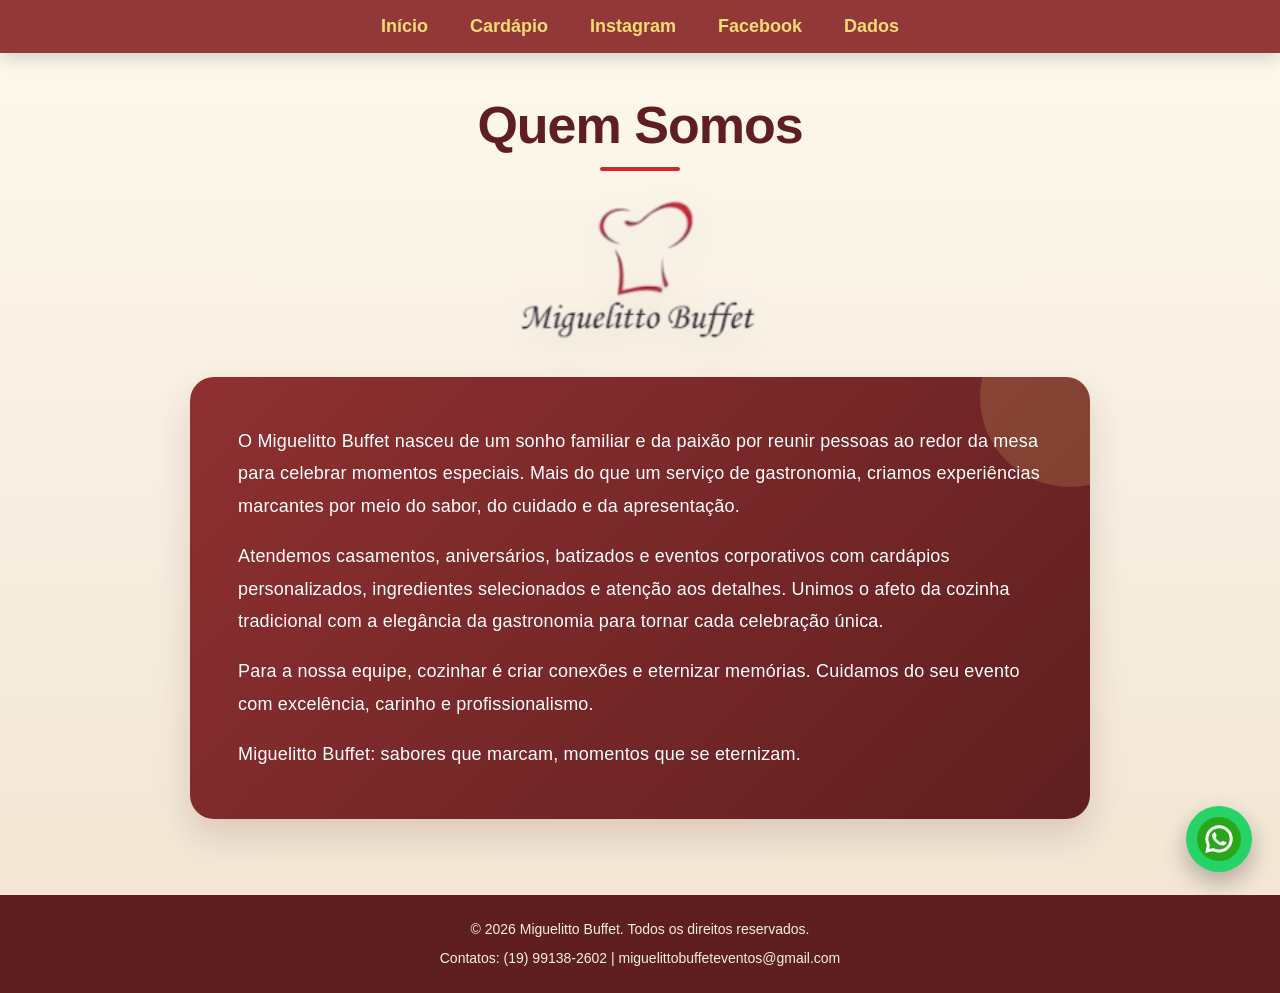
<file: siteBuffet/index.html>
<!DOCTYPE html>
<html lang="pt-BR">

<head>
    <meta charset="UTF-8">
    <link rel="stylesheet" href="style.css">
    <meta name="viewport" content="width=device-width, initial-scale=1.0">
    <title>Miguelitto Buffet | Eventos com sabor e elegância</title>
</head>

<body>
    <header>
        <ul class="menu">
            <li><a href="index.html">Início</a></li>
            <li><a href="cardapio.html">Cardápio</a></li>
            <li><a href="https://www.instagram.com/miguelittobuffet/" target="_blank" rel="noopener">Instagram</a></li>
            <li><a href="https://www.facebook.com/Miguelitobuffet/" target="_blank" rel="noopener">Facebook</a></li>
            <li><a href="https://www.econodata.com.br/consulta-empresa/17416696000134-sonia-maria-de-castro-ferreira" target="_blank" rel="noopener">Dados</a></li>
        </ul>
    </header>

    <main>
        <h2>Quem Somos</h2>
        <img src="logo/logo.png" alt="Logo Miguellito">
        <div class="conteudo">
            <p>
                O Miguelitto Buffet nasceu de um sonho familiar e da paixão por reunir pessoas ao redor da mesa para
                celebrar momentos especiais. Mais do que um serviço de gastronomia, criamos experiências marcantes por meio
                do sabor, do cuidado e da apresentação.
            </p>
            <p>
                Atendemos casamentos, aniversários, batizados e eventos corporativos com cardápios personalizados,
                ingredientes selecionados e atenção aos detalhes. Unimos o afeto da cozinha tradicional com a elegância
                da gastronomia para tornar cada celebração única.
            </p>
            <p>
                Para a nossa equipe, cozinhar é criar conexões e eternizar memórias. Cuidamos do seu evento com excelência,
                carinho e profissionalismo.
            </p>
            <p>
                Miguelitto Buffet: sabores que marcam, momentos que se eternizam.
            </p>
        </div>
    </main>

    <a class="botaoFlutuante" href="https://wa.me/5519991382602" target="_blank" rel="noopener" aria-label="Fale conosco pelo WhatsApp"><img src="logo/whatsapp.png" alt="WhatsApp"></a>
    
    <footer>
        <div class="footer-content">
            <p>© 2026 Miguelitto Buffet. Todos os direitos reservados.</p>
            <p>Contatos: (19) 99138-2602 | miguelittobuffeteventos@gmail.com</p>
        </div>
    </footer>
</body>

</html>
</file>
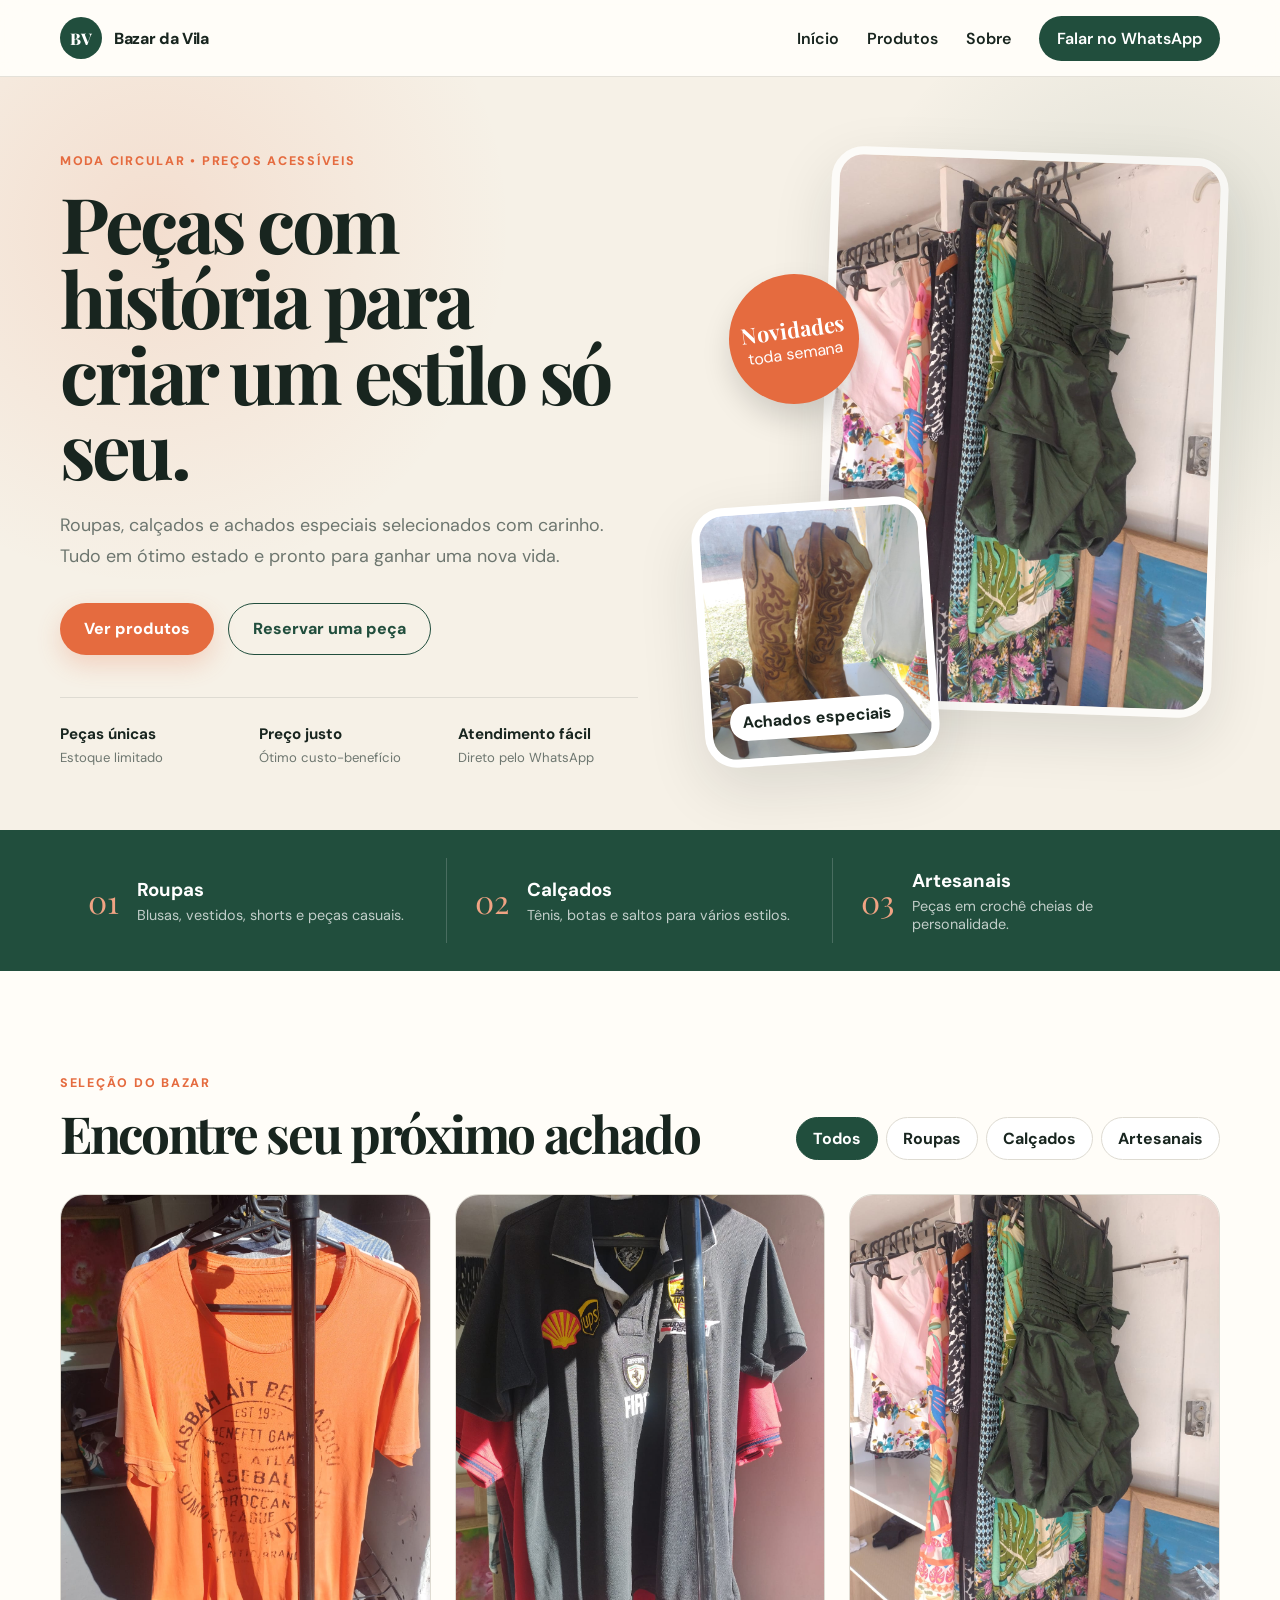
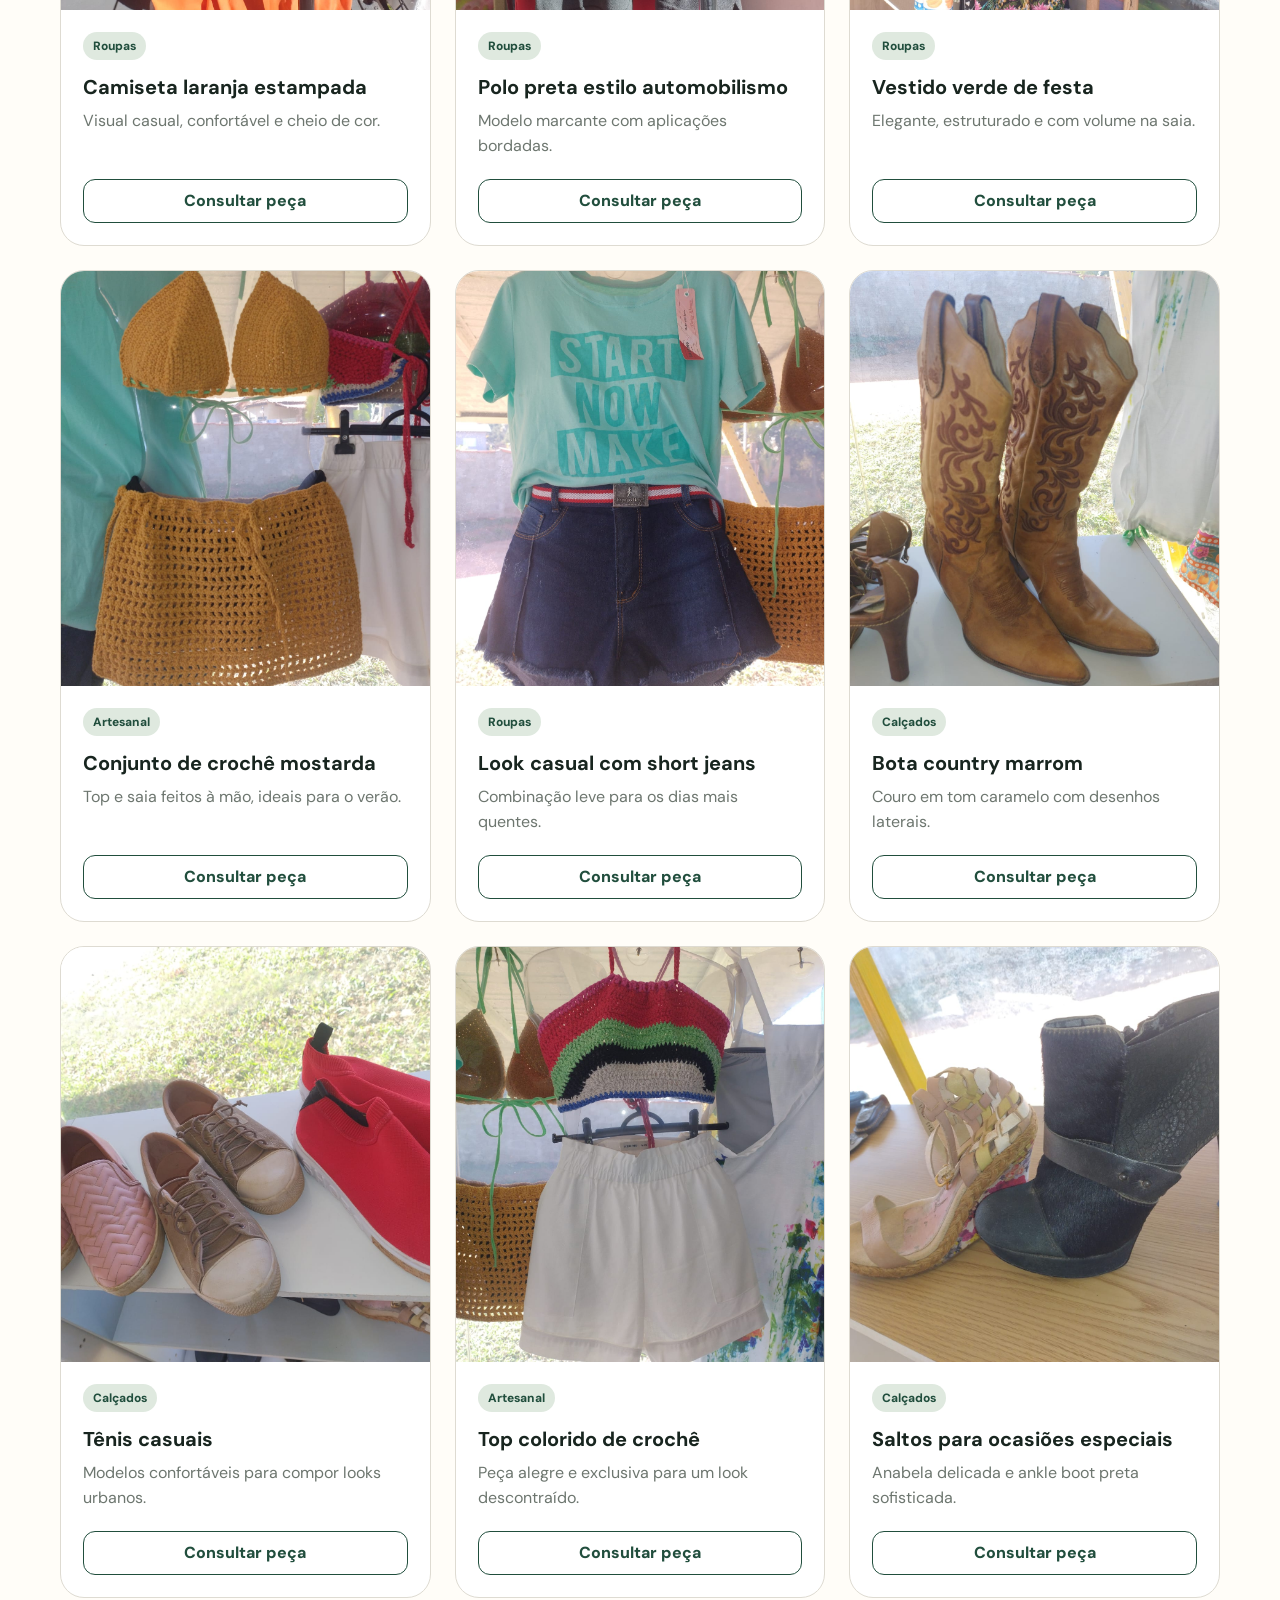
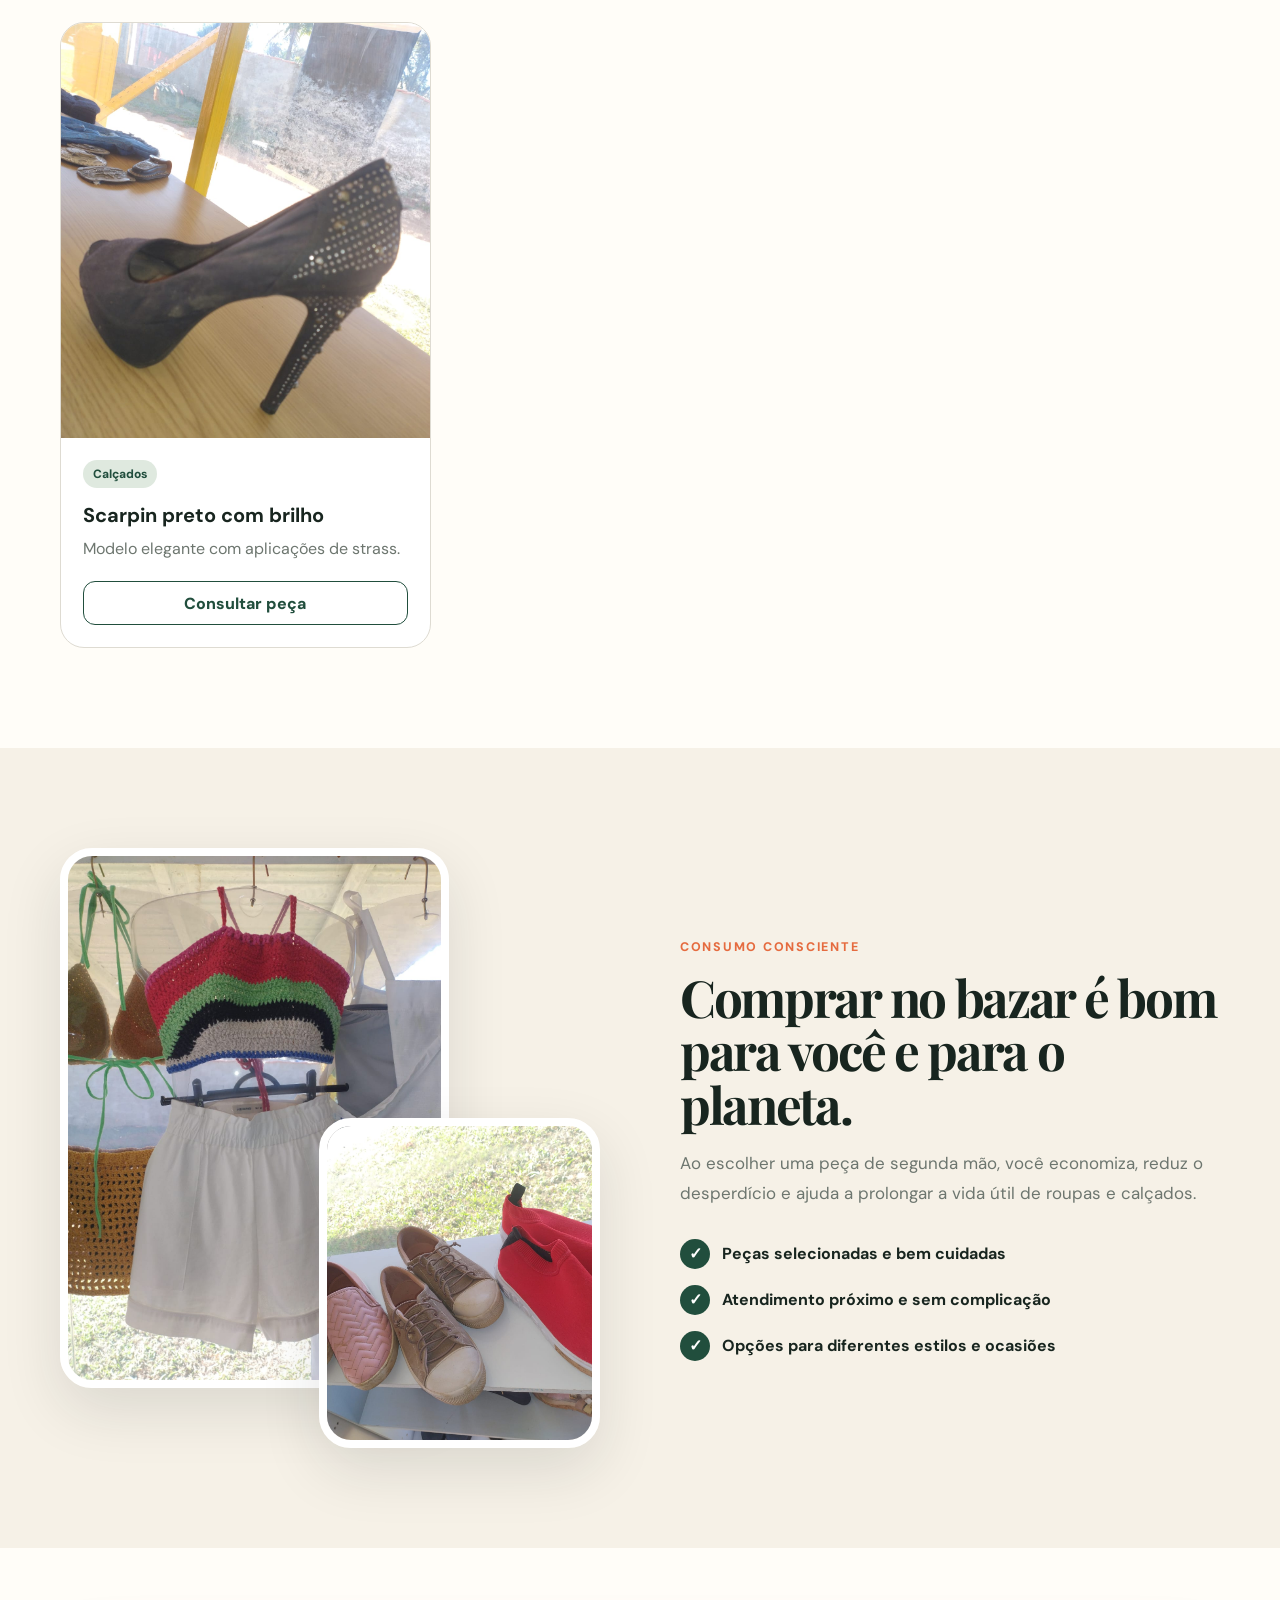
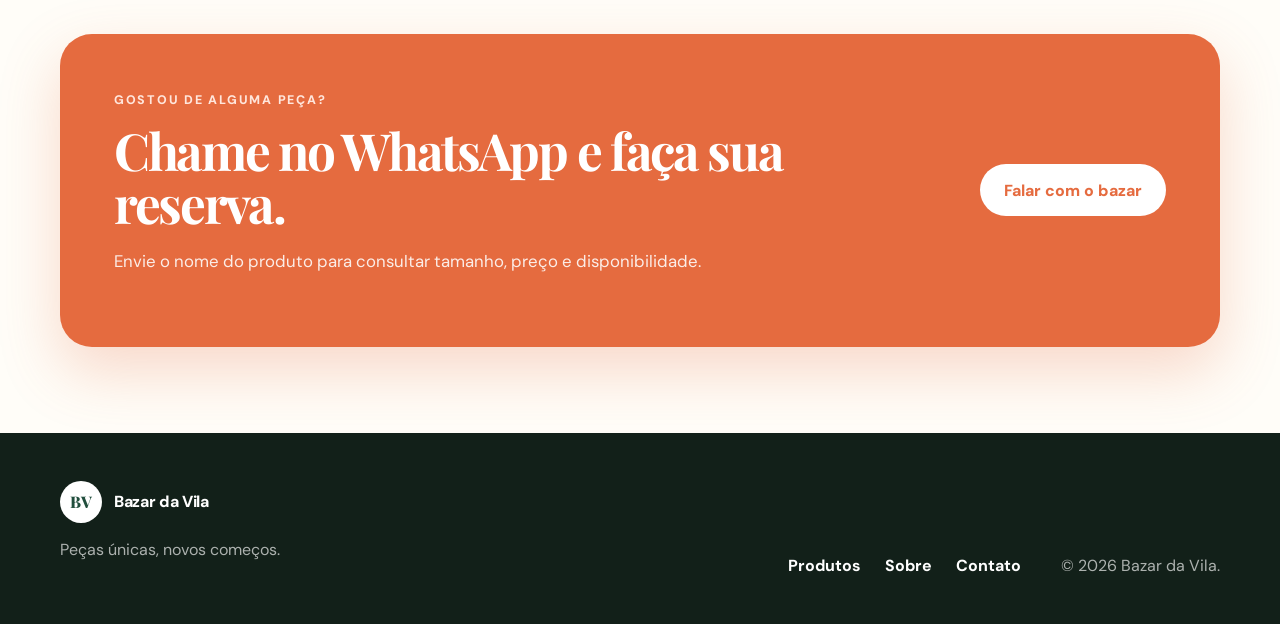
<file: proj_bazar/bazar_site/index.html>
<!DOCTYPE html>
<html lang="pt-BR">
<head>
  <meta charset="UTF-8">
  <meta name="viewport" content="width=device-width, initial-scale=1.0">
  <meta name="description" content="Bazar com roupas, calçados e peças únicas por preços especiais.">
  <title>Bazar da Vila | Peças únicas, novos achados</title>
  <link rel="preconnect" href="https://fonts.googleapis.com">
  <link rel="preconnect" href="https://fonts.gstatic.com" crossorigin>
  <link href="https://fonts.googleapis.com/css2?family=DM+Sans:wght@400;500;600;700&family=Playfair+Display:wght@700;800&display=swap" rel="stylesheet">
  <link rel="stylesheet" href="style.css">
</head>
<body>
  <header class="site-header">
    <div class="container nav">
      <a href="#inicio" class="logo" aria-label="Bazar da Vila">
        <span class="logo-mark">BV</span>
        <span>Bazar da Vila</span>
      </a>

      <button class="menu-button" aria-label="Abrir menu" aria-expanded="false">
        <span></span><span></span><span></span>
      </button>

      <nav class="nav-links">
        <a href="#inicio">Início</a>
        <a href="#produtos">Produtos</a>
        <a href="#sobre">Sobre</a>
        <a href="#contato" class="nav-cta">Falar no WhatsApp</a>
      </nav>
    </div>
  </header>

  <main>
    <section class="hero" id="inicio">
      <div class="container hero-grid">
        <div class="hero-copy">
          <span class="eyebrow">Moda circular • preços acessíveis</span>
          <h1>Peças com história para criar um estilo só seu.</h1>
          <p>Roupas, calçados e achados especiais selecionados com carinho. Tudo em ótimo estado e pronto para ganhar uma nova vida.</p>
          <div class="hero-actions">
            <a href="#produtos" class="button button-primary">Ver produtos</a>
            <a href="#contato" class="button button-secondary">Reservar uma peça</a>
          </div>
          <div class="hero-stats">
            <div><strong>Peças únicas</strong><span>Estoque limitado</span></div>
            <div><strong>Preço justo</strong><span>Ótimo custo-benefício</span></div>
            <div><strong>Atendimento fácil</strong><span>Direto pelo WhatsApp</span></div>
          </div>
        </div>

        <div class="hero-visual">
          <div class="hero-card hero-card-main">
            <img src="assets/produto-03.jpeg" alt="Vestido verde em exposição">
          </div>
          <div class="hero-card hero-card-small">
            <img src="assets/produto-06.jpeg" alt="Botas de couro">
            <span>Achados especiais</span>
          </div>
          <div class="hero-badge">
            <strong>Novidades</strong>
            <span>toda semana</span>
          </div>
        </div>
      </div>
    </section>

    <section class="categories">
      <div class="container categories-grid">
        <article>
          <span>01</span>
          <div>
            <h3>Roupas</h3>
            <p>Blusas, vestidos, shorts e peças casuais.</p>
          </div>
        </article>
        <article>
          <span>02</span>
          <div>
            <h3>Calçados</h3>
            <p>Tênis, botas e saltos para vários estilos.</p>
          </div>
        </article>
        <article>
          <span>03</span>
          <div>
            <h3>Artesanais</h3>
            <p>Peças em crochê cheias de personalidade.</p>
          </div>
        </article>
      </div>
    </section>

    <section class="products-section" id="produtos">
      <div class="container">
        <div class="section-heading">
          <div>
            <span class="eyebrow">Seleção do bazar</span>
            <h2>Encontre seu próximo achado</h2>
          </div>
          <div class="filters" role="group" aria-label="Filtrar produtos">
            <button class="filter active" data-filter="todos">Todos</button>
            <button class="filter" data-filter="roupas">Roupas</button>
            <button class="filter" data-filter="calcados">Calçados</button>
            <button class="filter" data-filter="artesanais">Artesanais</button>
          </div>
        </div>

        <div class="products-grid">
          <article class="product-card" data-category="roupas">
            <div class="product-image"><img src="assets/produto-01.jpeg" alt="Camiseta laranja estampada"></div>
            <div class="product-info"><span class="tag">Roupas</span><h3>Camiseta laranja estampada</h3><p>Visual casual, confortável e cheio de cor.</p><button class="reserve-button" data-product="Camiseta laranja estampada">Consultar peça</button></div>
          </article>

          <article class="product-card" data-category="roupas">
            <div class="product-image"><img src="assets/produto-02.jpeg" alt="Camisa polo preta com bordados"></div>
            <div class="product-info"><span class="tag">Roupas</span><h3>Polo preta estilo automobilismo</h3><p>Modelo marcante com aplicações bordadas.</p><button class="reserve-button" data-product="Polo preta estilo automobilismo">Consultar peça</button></div>
          </article>

          <article class="product-card" data-category="roupas">
            <div class="product-image"><img src="assets/produto-03.jpeg" alt="Vestido verde de festa"></div>
            <div class="product-info"><span class="tag">Roupas</span><h3>Vestido verde de festa</h3><p>Elegante, estruturado e com volume na saia.</p><button class="reserve-button" data-product="Vestido verde de festa">Consultar peça</button></div>
          </article>

          <article class="product-card" data-category="artesanais">
            <div class="product-image"><img src="assets/produto-04.jpeg" alt="Conjunto de crochê mostarda"></div>
            <div class="product-info"><span class="tag">Artesanal</span><h3>Conjunto de crochê mostarda</h3><p>Top e saia feitos à mão, ideais para o verão.</p><button class="reserve-button" data-product="Conjunto de crochê mostarda">Consultar peça</button></div>
          </article>

          <article class="product-card" data-category="roupas">
            <div class="product-image"><img src="assets/produto-05.jpeg" alt="Camiseta verde água e short jeans"></div>
            <div class="product-info"><span class="tag">Roupas</span><h3>Look casual com short jeans</h3><p>Combinação leve para os dias mais quentes.</p><button class="reserve-button" data-product="Look casual com short jeans">Consultar peça</button></div>
          </article>

          <article class="product-card" data-category="calcados">
            <div class="product-image"><img src="assets/produto-06.jpeg" alt="Bota country marrom"></div>
            <div class="product-info"><span class="tag">Calçados</span><h3>Bota country marrom</h3><p>Couro em tom caramelo com desenhos laterais.</p><button class="reserve-button" data-product="Bota country marrom">Consultar peça</button></div>
          </article>

          <article class="product-card" data-category="calcados">
            <div class="product-image"><img src="assets/produto-07.jpeg" alt="Tênis casuais em diferentes cores"></div>
            <div class="product-info"><span class="tag">Calçados</span><h3>Tênis casuais</h3><p>Modelos confortáveis para compor looks urbanos.</p><button class="reserve-button" data-product="Tênis casuais">Consultar peça</button></div>
          </article>

          <article class="product-card" data-category="artesanais">
            <div class="product-image"><img src="assets/produto-08.jpeg" alt="Top colorido de crochê e short branco"></div>
            <div class="product-info"><span class="tag">Artesanal</span><h3>Top colorido de crochê</h3><p>Peça alegre e exclusiva para um look descontraído.</p><button class="reserve-button" data-product="Top colorido de crochê">Consultar peça</button></div>
          </article>

          <article class="product-card" data-category="calcados">
            <div class="product-image"><img src="assets/produto-09.jpeg" alt="Sandália anabela e ankle boot preta"></div>
            <div class="product-info"><span class="tag">Calçados</span><h3>Saltos para ocasiões especiais</h3><p>Anabela delicada e ankle boot preta sofisticada.</p><button class="reserve-button" data-product="Saltos para ocasiões especiais">Consultar peça</button></div>
          </article>

          <article class="product-card" data-category="calcados">
            <div class="product-image"><img src="assets/produto-10.jpeg" alt="Sapato preto com aplicações brilhantes"></div>
            <div class="product-info"><span class="tag">Calçados</span><h3>Scarpin preto com brilho</h3><p>Modelo elegante com aplicações de strass.</p><button class="reserve-button" data-product="Scarpin preto com brilho">Consultar peça</button></div>
          </article>
        </div>
      </div>
    </section>

    <section class="about-section" id="sobre">
      <div class="container about-grid">
        <div class="about-collage">
          <img src="assets/produto-08.jpeg" alt="Peças de crochê e roupa branca" class="about-img-one">
          <img src="assets/produto-07.jpeg" alt="Tênis em exposição" class="about-img-two">
        </div>
        <div class="about-copy">
          <span class="eyebrow">Consumo consciente</span>
          <h2>Comprar no bazar é bom para você e para o planeta.</h2>
          <p>Ao escolher uma peça de segunda mão, você economiza, reduz o desperdício e ajuda a prolongar a vida útil de roupas e calçados.</p>
          <ul>
            <li><span>✓</span> Peças selecionadas e bem cuidadas</li>
            <li><span>✓</span> Atendimento próximo e sem complicação</li>
            <li><span>✓</span> Opções para diferentes estilos e ocasiões</li>
          </ul>
        </div>
      </div>
    </section>

    <section class="contact-section" id="contato">
      <div class="container contact-card">
        <div>
          <span class="eyebrow light">Gostou de alguma peça?</span>
          <h2>Chame no WhatsApp e faça sua reserva.</h2>
          <p>Envie o nome do produto para consultar tamanho, preço e disponibilidade.</p>
        </div>
        <a class="button button-light whatsapp-link" href="#" data-message="Olá! Vi o site do bazar e gostaria de saber quais peças estão disponíveis.">Falar com o bazar</a>
      </div>
    </section>
  </main>

  <footer>
    <div class="container footer-content">
      <div>
        <a href="#inicio" class="logo footer-logo"><span class="logo-mark">BV</span><span>Bazar da Vila</span></a>
        <p>Peças únicas, novos começos.</p>
      </div>
      <div class="footer-links">
        <a href="#produtos">Produtos</a>
        <a href="#sobre">Sobre</a>
        <a href="#contato">Contato</a>
      </div>
      <p class="copyright">© <span id="year"></span> Bazar da Vila.</p>
    </div>
  </footer>

  <script src="script.js"></script>
</body>
</html>
</file>
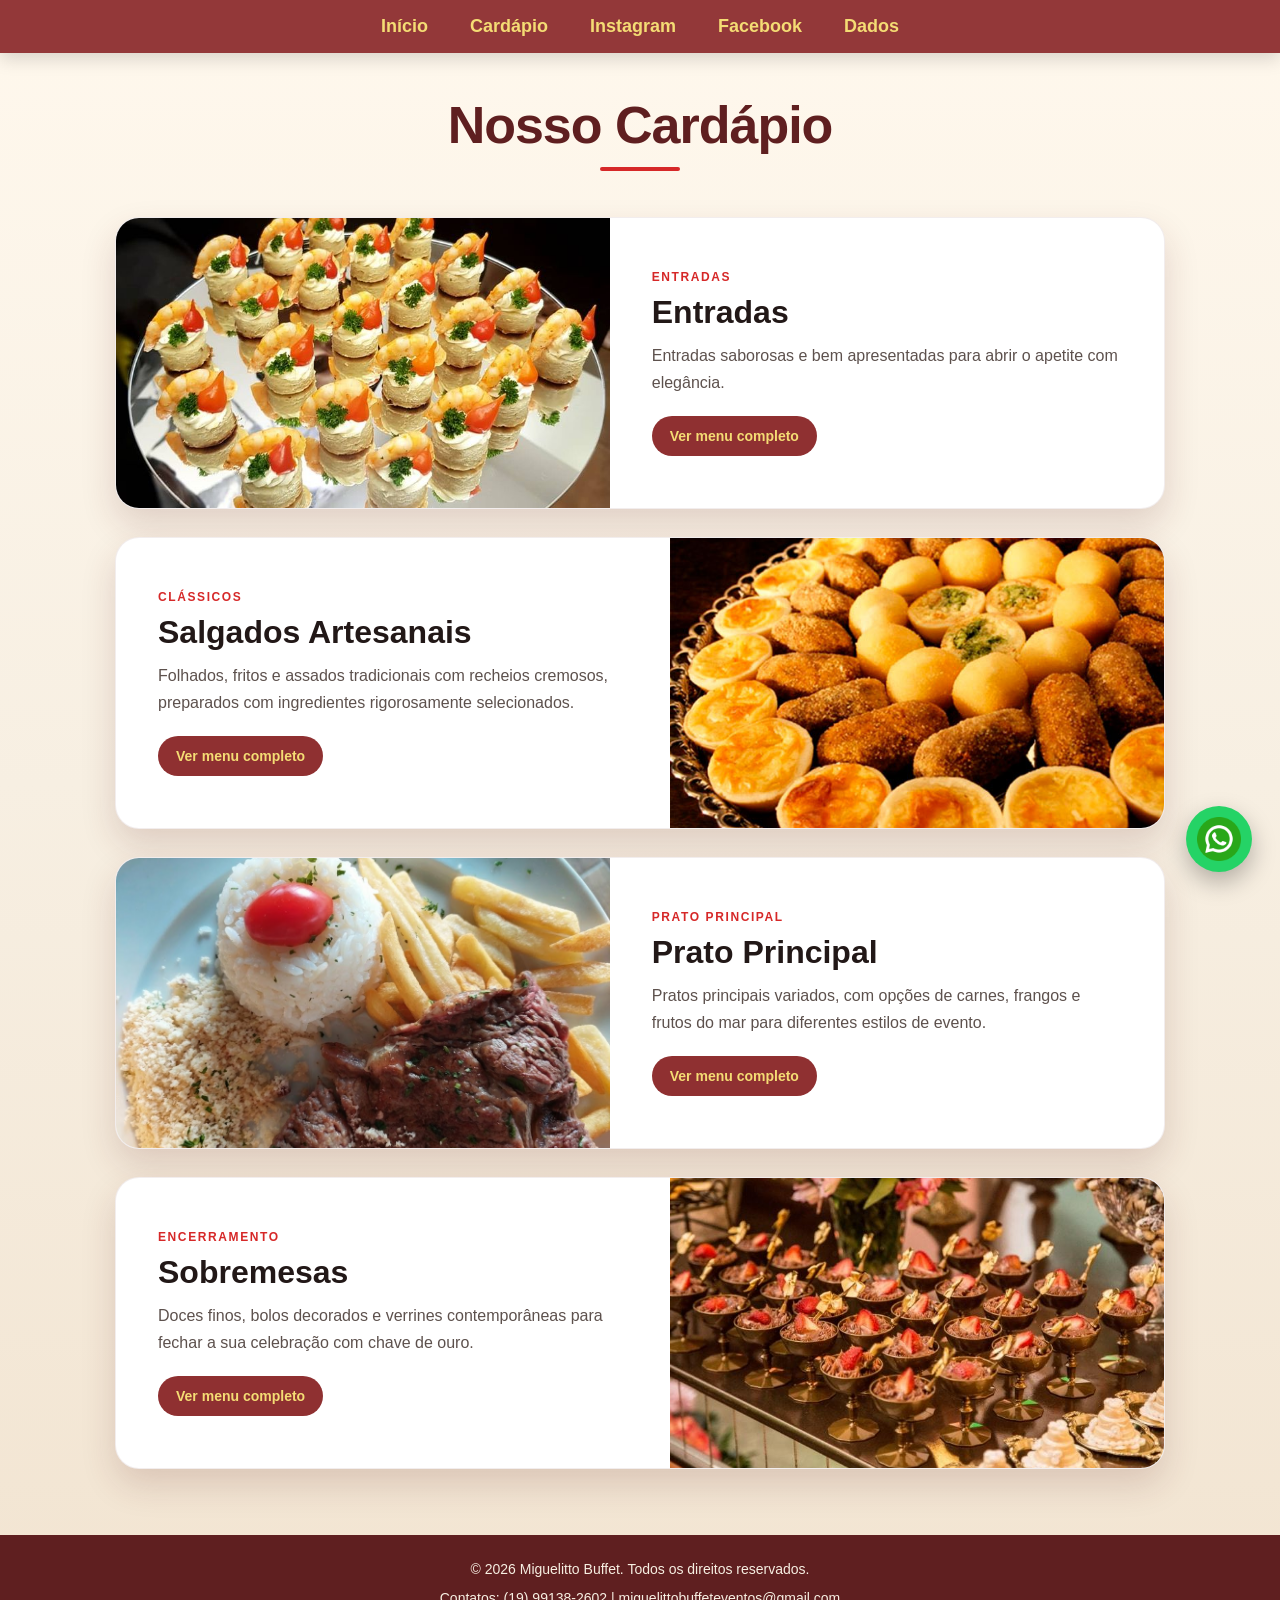
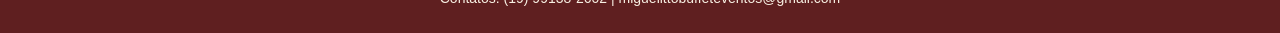
<file: siteBuffet/cardapio.html>
<!DOCTYPE html>
<html lang="pt-BR">

<head>
    <meta charset="UTF-8">
    <link rel="stylesheet" href="style.css">
    <meta name="viewport" content="width=device-width, initial-scale=1.0">
    <title>Cardápio - Miguelitto Buffet</title>
</head>

<body>
    <header>
        <ul class="menu">
            <li><a href="index.html">Início</a></li>
            <li><a href="cardapio.html">Cardápio</a></li>
            <li><a href="https://www.instagram.com/miguelittobuffet/" target="_blank" rel="noopener">Instagram</a></li>
            <li><a href="https://www.facebook.com/Miguelitobuffet/" target="_blank" rel="noopener">Facebook</a></li>
            <li><a
                    href="https://www.econodata.com.br/consulta-empresa/17416696000134-sonia-maria-de-castro-ferreira" target="_blank" rel="noopener">Dados</a>
            </li>

        </ul>
    </header>

    <main>
        <h2>Nosso Cardápio</h2>

        <section class="cardapio-container">

            <div class="cardapio-linha">
                <div class="cardapio-foto">
                    <img src="ftcomida/foto5.jpg" alt="Canapés Finos">
                </div>
                <div class="cardapio-texto">
                    <span class="categoria-tag">Entradas</span>
                    <h3><a href="entrada.html" class="link-interno">Entradas</a></h3>
                    <p>Entradas saborosas e bem apresentadas para abrir o apetite com elegância.</p>
                    <a href="entrada.html" class="botao-ver-mais">Ver menu completo</a>
                </div>
            </div>

            <div class="cardapio-linha invertido">
                <div class="cardapio-foto">
                    <a href="salgados.html"><img src="ftcomida/foto6.jpg" alt="Salgados Assados e Fritos"></a>
                </div>
                <div class="cardapio-texto">
                    <span class="categoria-tag">Clássicos</span>
                    <h3><a href="salgados.html" class="link-interno">Salgados Artesanais</a></h3>
                    <p>Folhados, fritos e assados tradicionais com recheios cremosos, preparados com ingredientes
                        rigorosamente selecionados.</p>
                    <a href="salgados.html" class="botao-ver-mais">Ver menu completo</a>
                </div>
            </div>

            <div class="cardapio-linha">
                <div class="cardapio-foto">
                    <img src="ftcomida/foto3.jpg" alt="Prato Principal">
                </div>
                <div class="cardapio-texto">
                    <span class="categoria-tag">Prato Principal</span>
                    <h3><a href="pratoprincipal.html" class="link-interno">Prato Principal</a></h3>
                    <p>Pratos principais variados, com opções de carnes, frangos e frutos do mar para diferentes estilos de evento.</p>
                    <a href="pratoprincipal.html" class="botao-ver-mais">Ver menu completo</a>
                </div>
            </div>

            <div class="cardapio-linha invertido">
                <div class="cardapio-foto">
                    <img src="ftcomida/foto7.jpeg" alt="Sobremesas Finas">
                </div>
                <div class="cardapio-texto">
                    <span class="categoria-tag">Encerramento</span>
                    <h3><a href="sobremesas.html" class="link-interno">Sobremesas</a></h3>
                    <p>Doces finos, bolos decorados e verrines contemporâneas para fechar a sua celebração com chave de
                        ouro.</p>
                    <a href="sobremesas.html" class="botao-ver-mais">Ver menu completo</a>
                </div>
            </div>

        </section>
    </main>

    <a class="botaoFlutuante" href="https://wa.me/5519991382602" target="_blank" rel="noopener" aria-label="Fale conosco pelo WhatsApp"><img src="logo/whatsapp.png" alt="WhatsApp"></a>

    <footer>
        <div class="footer-content">
            <p>© 2026 Miguelitto Buffet. Todos os direitos reservados.</p>
            <p>Contatos: (19) 99138-2602 | miguelittobuffeteventos@gmail.com</p>
        </div>
    </footer>
</body>

</html>
</file>
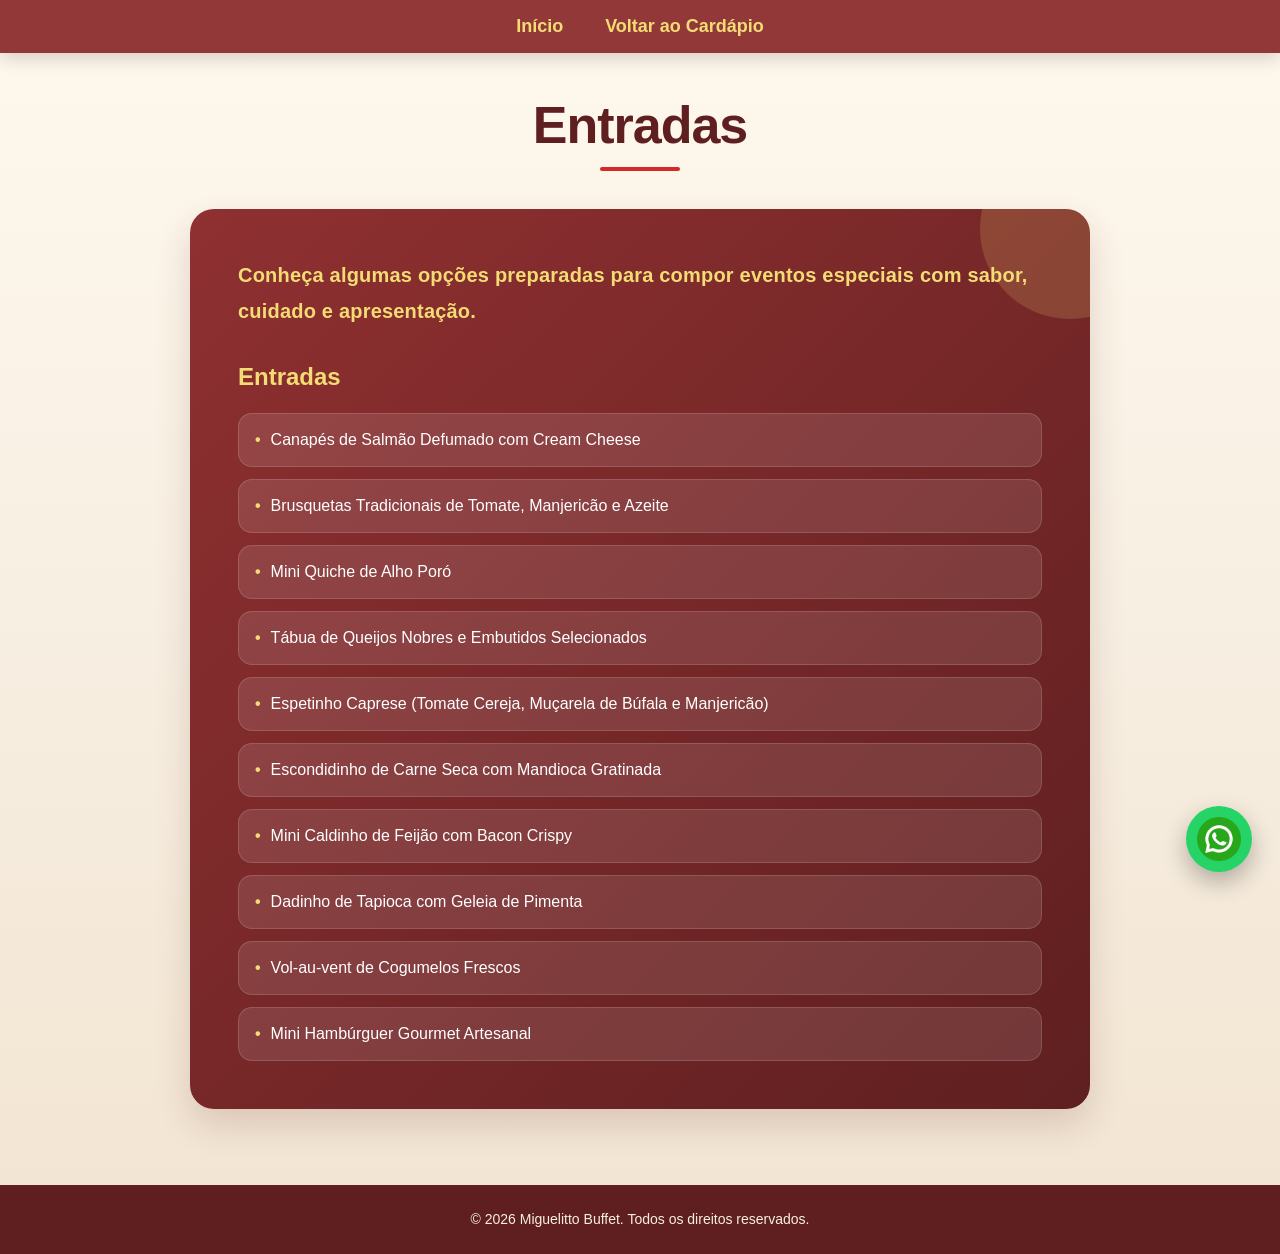
<file: siteBuffet/entrada.html>
<!DOCTYPE html>
<html lang="pt-BR">
<head>
    <meta charset="UTF-8">
    <link rel="stylesheet" href="style.css"> 
    <meta name="viewport" content="width=device-width, initial-scale=1.0">
    <title> Entradas - Miguelitto Buffet</title>
</head>
<body>
    <header>
        <ul class="menu">
            <li><a href="index.html">Início</a></li>
            <li><a href="cardapio.html">Voltar ao Cardápio</a></li>
        </ul>
    </header>

    <main>
        <h2> Entradas </h2> 
        
        <div class="conteudo">
            <p class="texto-introducao">
                Conheça algumas opções preparadas para compor eventos especiais com sabor, cuidado e apresentação.
            </p>
            
            <div class="lista-cardapio-bloco">
                
                <h3>Entradas</h3>
                <ul>
                     <li>Canapés de Salmão Defumado com Cream Cheese</li>
                    <li>Brusquetas Tradicionais de Tomate, Manjericão e Azeite</li>
                    <li>Mini Quiche de Alho Poró</li>
                    <li>Tábua de Queijos Nobres e Embutidos Selecionados</li>
                    <li>Espetinho Caprese (Tomate Cereja, Muçarela de Búfala e Manjericão)</li>
            
                    <li>Escondidinho de Carne Seca com Mandioca Gratinada</li>
                    <li>Mini Caldinho de Feijão com Bacon Crispy</li>
                    <li>Dadinho de Tapioca com Geleia de Pimenta</li>
                    <li>Vol-au-vent de Cogumelos Frescos</li>
                    <li>Mini Hambúrguer Gourmet Artesanal</li>
                </ul>
            </div>
        </div>
    </main>

    <a class="botaoFlutuante" href="https://wa.me/5519991382602" target="_blank" rel="noopener" aria-label="Fale conosco pelo WhatsApp"><img src="logo/whatsapp.png" alt="WhatsApp"></a>

    <footer>
        <div class="footer-content">
            <p>© 2026 Miguelitto Buffet. Todos os direitos reservados.</p>
        </div>
    </footer>
</body>
</html>
</file>
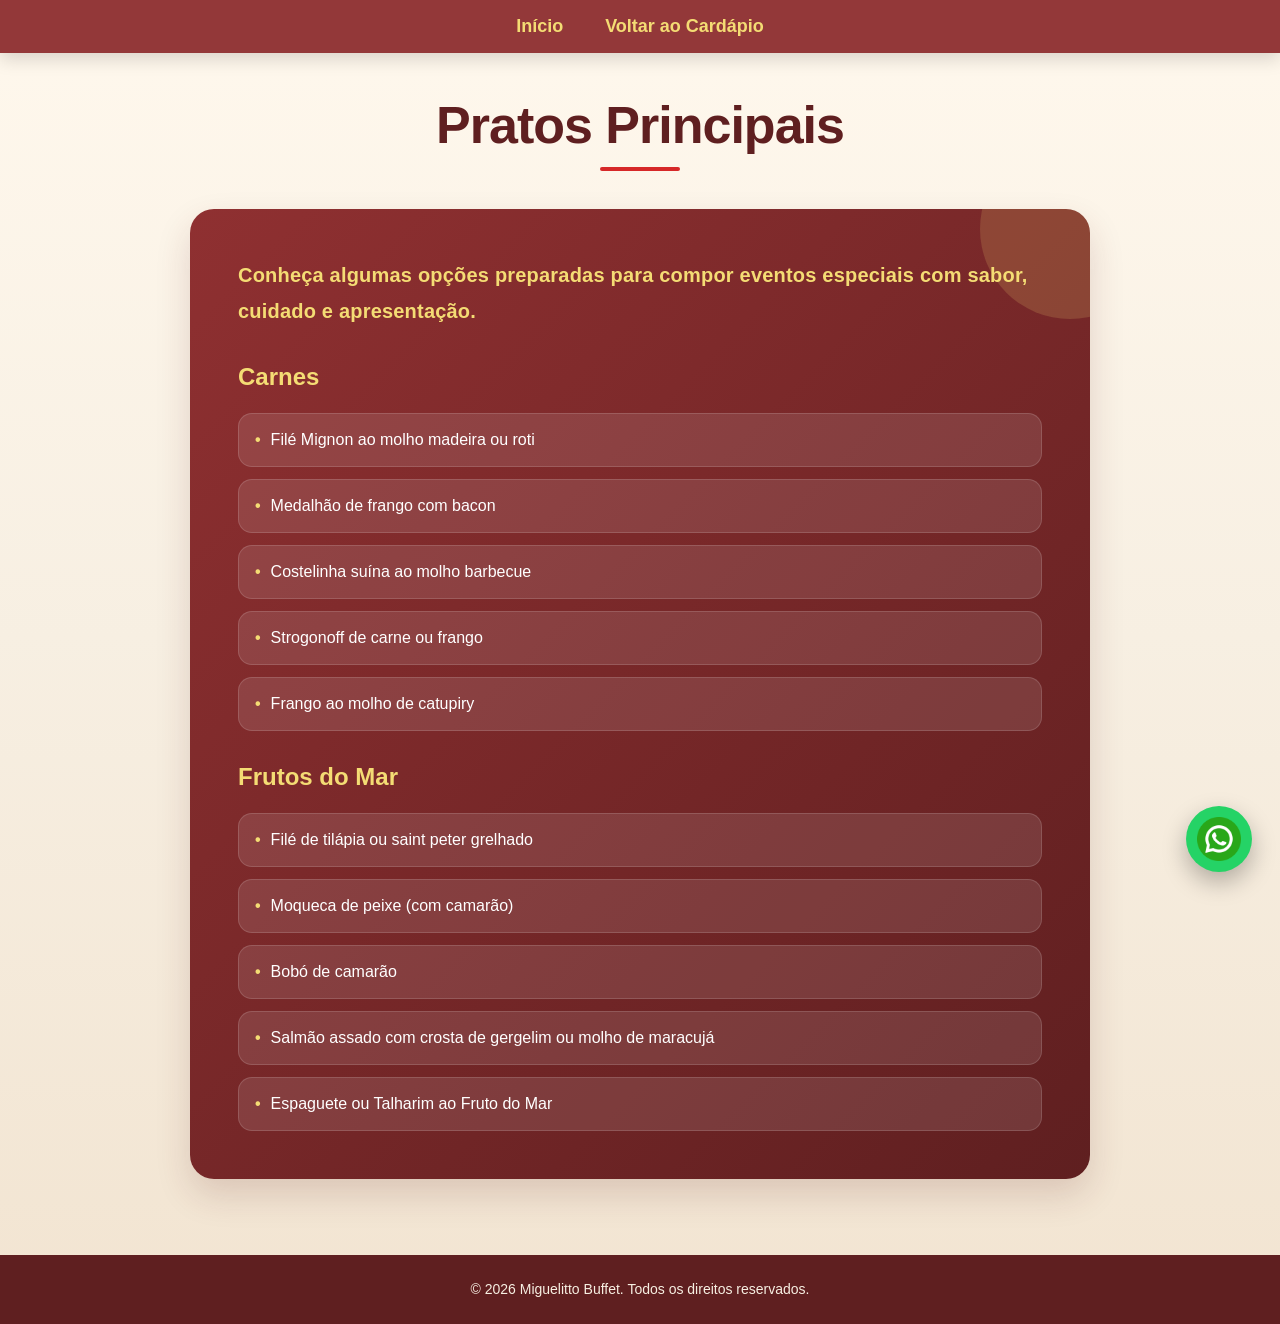
<file: siteBuffet/pratoprincipal.html>
<!DOCTYPE html>
<html lang="pt-BR">

<head>
    <meta charset="UTF-8">
    <link rel="stylesheet" href="style.css">
    <meta name="viewport" content="width=device-width, initial-scale=1.0">
    <title> Pratos Principais - Miguelitto Buffet</title>
</head>

<body>
    <header>
        <ul class="menu">
            <li><a href="index.html">Início</a></li>
            <li><a href="cardapio.html">Voltar ao Cardápio</a></li>
        </ul>
    </header>

    <main>
        <h2>  Pratos Principais </h2>

        <div class="conteudo">
            <p class="texto-introducao">
                Conheça algumas opções preparadas para compor eventos especiais com sabor, cuidado e apresentação.
            </p>

            <div class="lista-cardapio-bloco">

                <h3> Carnes </h3>
                <ul>
                    <li>Filé Mignon ao molho madeira ou roti</li>
                    <li>Medalhão de frango com bacon</li>
                    <li>Costelinha suína ao molho barbecue</li>
                    <li>Strogonoff de carne ou frango</li>
                    <li>Frango ao molho de catupiry</li>
                </ul>

                <h3> Frutos do Mar</h3>
                <ul>
                    <li>Filé de tilápia ou saint peter grelhado</li>
                    <li>Moqueca de peixe (com camarão)</li>
                    <li>Bobó de camarão</li>
                    <li>Salmão assado com crosta de gergelim ou molho de maracujá</li>
                    <li>Espaguete ou Talharim ao Fruto do Mar</li>
                </ul>

            </div>
        </div>
    </main>

    <a class="botaoFlutuante" href="https://wa.me/5519991382602" target="_blank" rel="noopener" aria-label="Fale conosco pelo WhatsApp"><img src="logo/whatsapp.png" alt="WhatsApp"></a>

    <footer>
        <div class="footer-content">
            <p>© 2026 Miguelitto Buffet. Todos os direitos reservados.</p>
        </div>
    </footer>
</body>

</html>
</file>
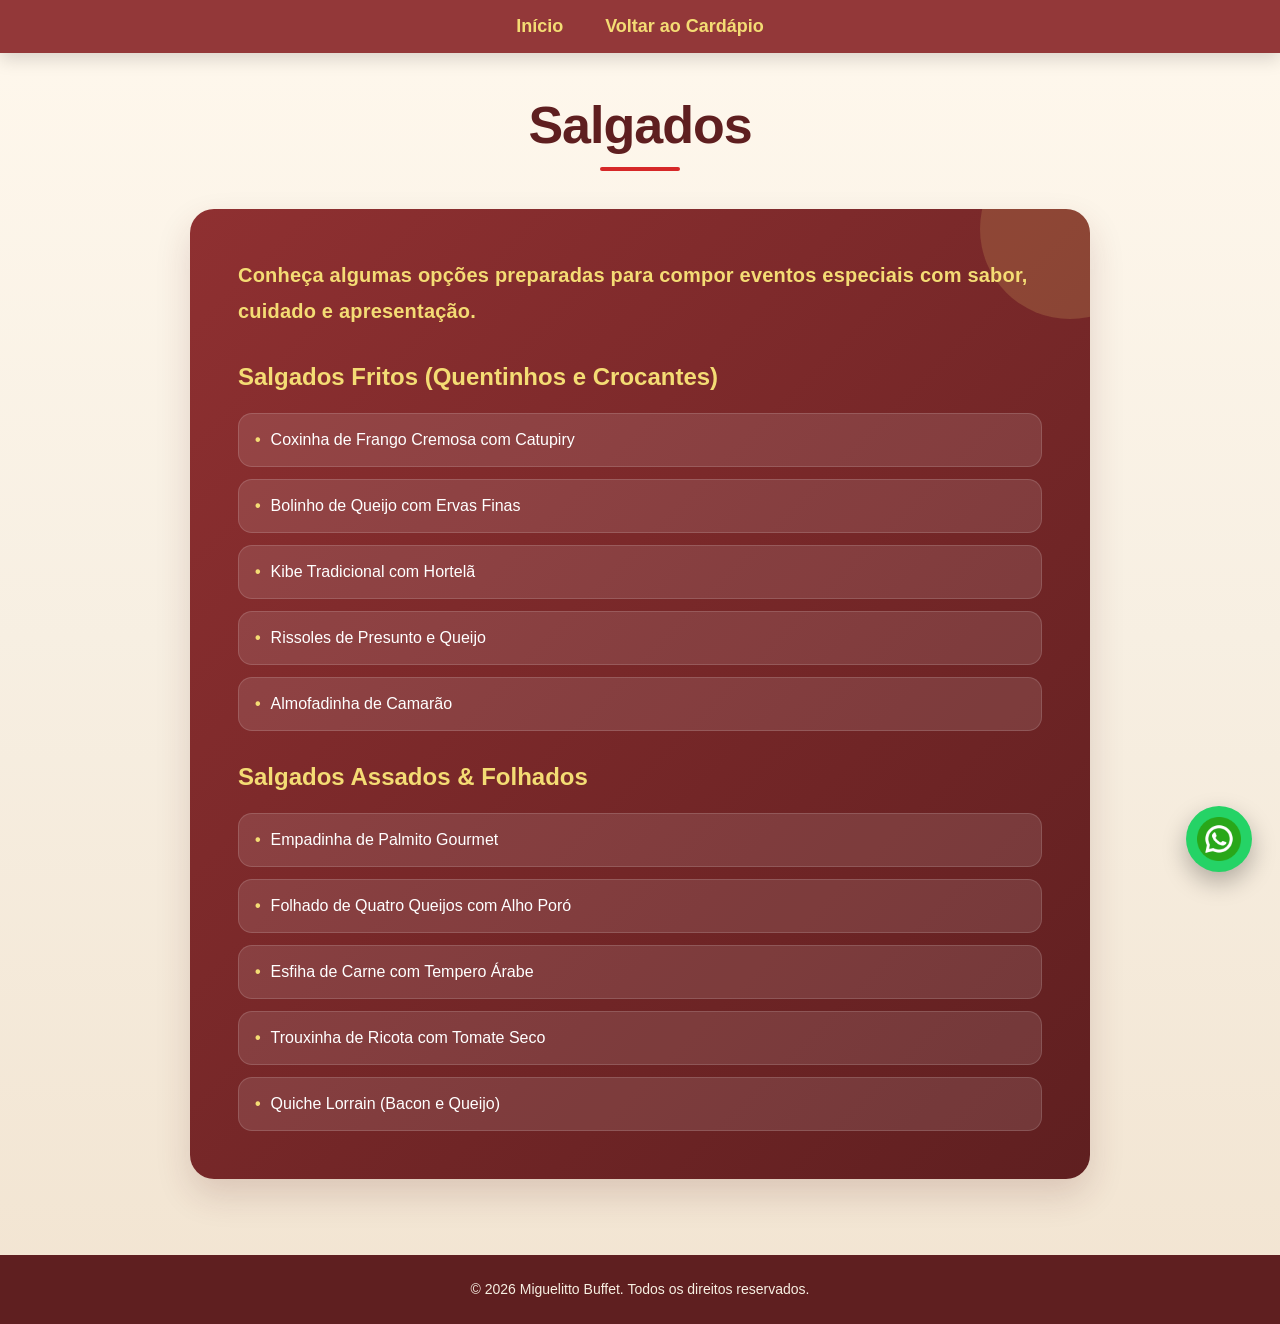
<file: siteBuffet/salgados.html>
<!DOCTYPE html>
<html lang="pt-BR">

<head>
    <meta charset="UTF-8">
    <link rel="stylesheet" href="style.css">
    <meta name="viewport" content="width=device-width, initial-scale=1.0">
    <title> Salgados - Miguelitto Buffet</title>
</head>

<body>
    <header>
        <ul class="menu">
            <li><a href="index.html">Início</a></li>
            <li><a href="cardapio.html">Voltar ao Cardápio</a></li>
        </ul>
    </header>

    <main>
        <h2> Salgados </h2>

        <div class="conteudo">
            <p class="texto-introducao">
                Conheça algumas opções preparadas para compor eventos especiais com sabor, cuidado e apresentação.
            </p>

            <div class="lista-cardapio-bloco">

                <h3> Salgados Fritos (Quentinhos e Crocantes) </h3>
                <ul>
                    <li>Coxinha de Frango Cremosa com Catupiry</li>
                    <li>Bolinho de Queijo com Ervas Finas</li>
                    <li>Kibe Tradicional com Hortelã</li>
                    <li>Rissoles de Presunto e Queijo</li>
                    <li>Almofadinha de Camarão</li>
                </ul>

                <h3> Salgados Assados & Folhados </h3>
                <ul>
                    <li>Empadinha de Palmito Gourmet</li>
                    <li>Folhado de Quatro Queijos com Alho Poró</li>
                    <li>Esfiha de Carne com Tempero Árabe</li>
                    <li>Trouxinha de Ricota com Tomate Seco</li>
                    <li>Quiche Lorrain (Bacon e Queijo)</li>
                </ul>

            </div>
        </div>
    </main>

    <a class="botaoFlutuante" href="https://wa.me/5519991382602" target="_blank" rel="noopener" aria-label="Fale conosco pelo WhatsApp"><img src="logo/whatsapp.png" alt="WhatsApp"></a>

    <footer>
        <div class="footer-content">
            <p>© 2026 Miguelitto Buffet. Todos os direitos reservados.</p>
        </div>
    </footer>
</body>

</html>
</file>
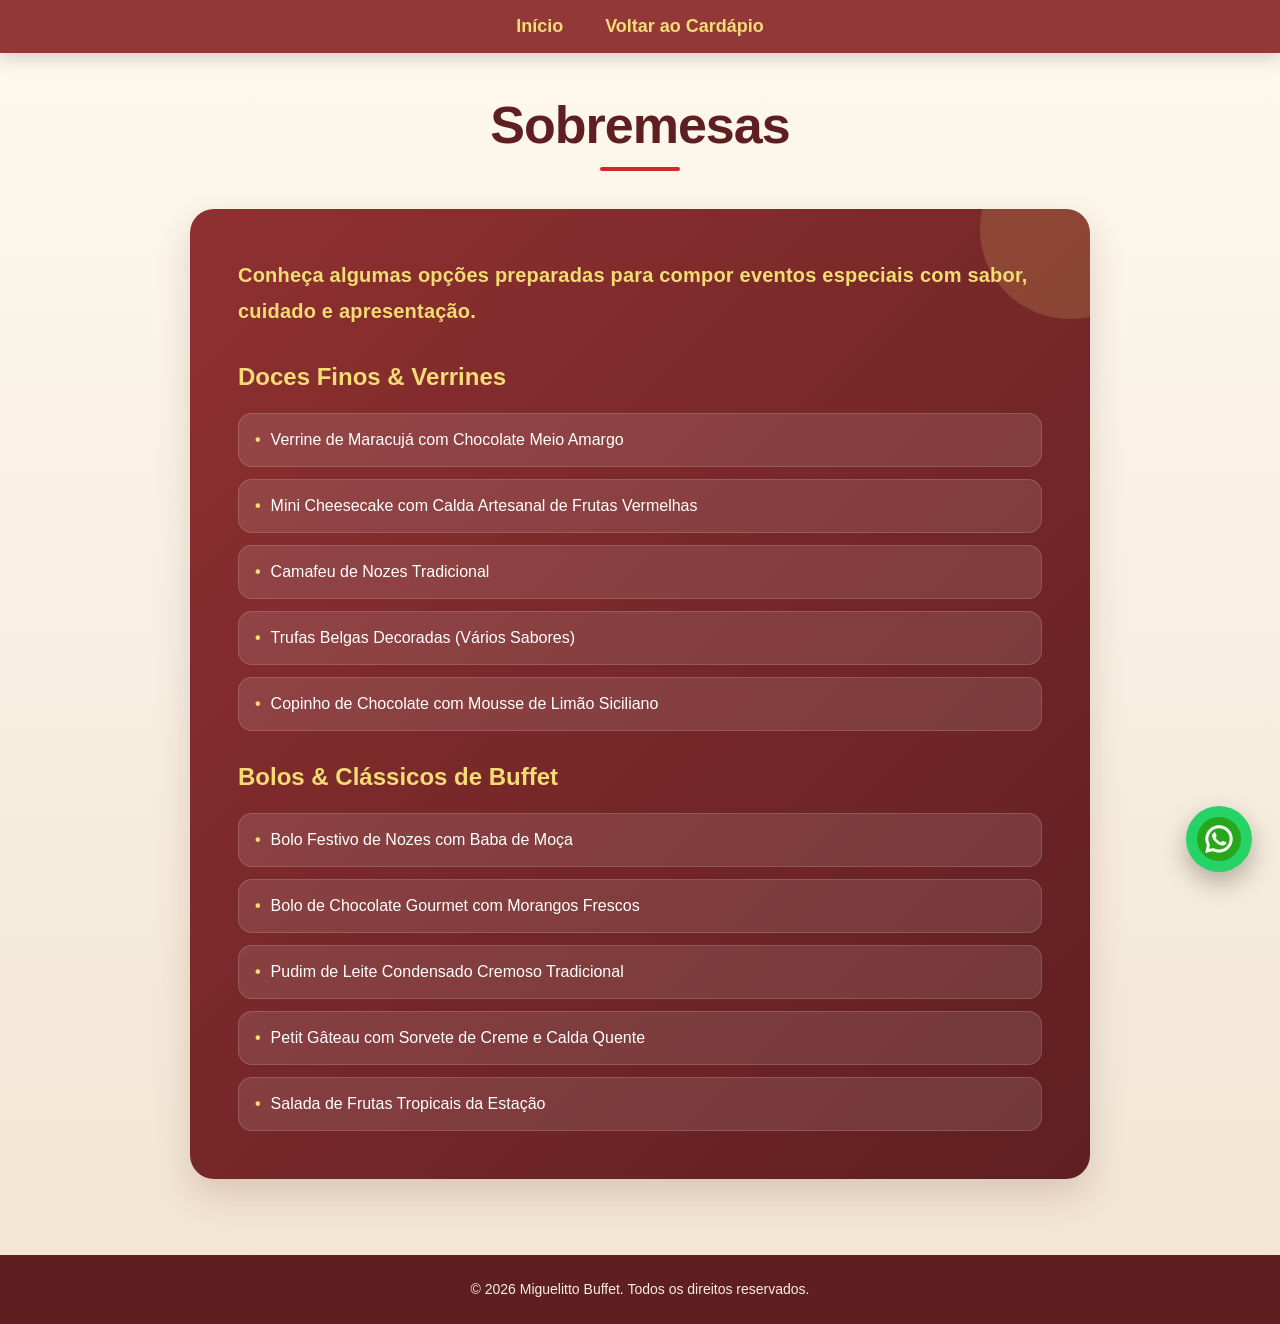
<file: siteBuffet/sobremesas.html>
<!DOCTYPE html>
<html lang="pt-BR">

<head>
    <meta charset="UTF-8">
    <link rel="stylesheet" href="style.css">
    <meta name="viewport" content="width=device-width, initial-scale=1.0">
    <title> Sobremesas - Miguelitto Buffet</title>
</head>

<body>
    <header>
        <ul class="menu">
            <li><a href="index.html">Início</a></li>
            <li><a href="cardapio.html">Voltar ao Cardápio</a></li>
        </ul>
    </header>

    <main>
        <h2> Sobremesas </h2>

        <div class="conteudo">
            <p class="texto-introducao">
                Conheça algumas opções preparadas para compor eventos especiais com sabor, cuidado e apresentação.
            </p>

            <div class="lista-cardapio-bloco">

                <h3> Doces Finos & Verrines </h3>
                <ul>
                    <li>Verrine de Maracujá com Chocolate Meio Amargo</li>
                    <li>Mini Cheesecake com Calda Artesanal de Frutas Vermelhas</li>
                    <li>Camafeu de Nozes Tradicional</li>
                    <li>Trufas Belgas Decoradas (Vários Sabores)</li>
                    <li>Copinho de Chocolate com Mousse de Limão Siciliano</li>
                </ul>

                <h3> Bolos & Clássicos de Buffet </h3>
                <ul>
                    <li>Bolo Festivo de Nozes com Baba de Moça</li>
                    <li>Bolo de Chocolate Gourmet com Morangos Frescos</li>
                    <li>Pudim de Leite Condensado Cremoso Tradicional</li>
                    <li>Petit Gâteau com Sorvete de Creme e Calda Quente</li>
                    <li>Salada de Frutas Tropicais da Estação</li>
                </ul>

            </div>
        </div>
    </main>

    <a class="botaoFlutuante" href="https://wa.me/5519991382602" target="_blank" rel="noopener" aria-label="Fale conosco pelo WhatsApp"><img src="logo/whatsapp.png" alt="WhatsApp"></a>

    <footer>
        <div class="footer-content">
            <p>© 2026 Miguelitto Buffet. Todos os direitos reservados.</p>
        </div>
    </footer>
</body>

</html>
</file>
<file: siteBuffet/style.css>
:root {
    --mainred: #D62828;
    --vermelhofundo: #8f3031;
    --vermelhoescuro: #5f1f20;
    --backWhite: #f7efe2;
    --amarelodestaque: #f4dc74;
    --texto: #2f2520;
    --branco: #ffffff;
    --sombra: 0 16px 35px rgba(95, 31, 32, 0.16);
}

* {
    margin: 0;
    padding: 0;
    box-sizing: border-box;
}

html {
    scroll-behavior: smooth;
}

body {
    min-height: 100vh;
    display: flex;
    flex-direction: column;
    align-items: center;
    background: linear-gradient(180deg, #fff8ed 0%, var(--backWhite) 48%, #f2e4d1 100%);
    color: var(--texto);
    font-family: Arial, Helvetica, sans-serif;
}

header {
    background: rgba(143, 48, 49, 0.96);
    width: 100%;
    position: sticky;
    top: 0;
    z-index: 1000;
    box-shadow: 0 6px 18px rgba(0, 0, 0, 0.15);
}

.menu {
    max-width: 1100px;
    margin: 0 auto;
    padding: 16px 24px;
    display: flex;
    justify-content: center;
    align-items: center;
    gap: 14px;
    list-style: none;
    flex-wrap: wrap;
}

a {
    color: inherit;
    text-decoration: none;
}

.menu a {
    color: var(--amarelodestaque);
    font-size: 18px;
    font-weight: 700;
    padding: 10px 14px;
    border-radius: 999px;
    transition: background 0.25s ease, color 0.25s ease, transform 0.25s ease;
}

.menu a:hover,
.menu a:focus {
    background: var(--amarelodestaque);
    color: var(--vermelhoescuro);
    transform: translateY(-2px);
}

main {
    display: flex;
    flex-direction: column;
    align-items: center;
    flex: 1;
    width: 100%;
    padding: 0 18px;
}

h2 {
    margin: 42px 0 18px;
    font-size: clamp(32px, 5vw, 52px);
    color: var(--vermelhoescuro);
    text-align: center;
    letter-spacing: -1px;
}

h2::after {
    content: "";
    display: block;
    width: 80px;
    height: 4px;
    margin: 12px auto 0;
    border-radius: 999px;
    background: var(--mainred);
}

main > img {
    width: min(240px, 55vw);
    margin: 10px 0 18px;
    filter: drop-shadow(0 10px 18px rgba(0, 0, 0, 0.12));
}

.conteudo {
    background: linear-gradient(135deg, var(--vermelhofundo), var(--vermelhoescuro));
    color: var(--branco);
    margin: 20px auto;
    max-width: 900px;
    width: min(100%, 900px);
    padding: clamp(26px, 5vw, 48px);
    border-radius: 24px;
    box-shadow: var(--sombra);
    position: relative;
    overflow: hidden;
}

.conteudo::before {
    content: "";
    position: absolute;
    width: 180px;
    height: 180px;
    border-radius: 50%;
    background: rgba(244, 220, 116, 0.16);
    top: -70px;
    right: -70px;
}

.conteudo p {
    position: relative;
    font-family: 'Segoe UI', Tahoma, Geneva, Verdana, sans-serif;
    font-size: 18px;
    font-weight: 400;
    line-height: 1.8;
    letter-spacing: 0.2px;
    text-align: left;
}

.conteudo p + p {
    margin-top: 18px;
}

.cardapio-container {
    max-width: 1050px;
    width: 100%;
    margin: 28px auto 10px;
    display: grid;
    gap: 28px;
}

.cardapio-linha {
    display: flex;
    align-items: stretch;
    gap: 0;
    background-color: var(--branco);
    border-radius: 24px;
    overflow: hidden;
    box-shadow: var(--sombra);
    border: 1px solid rgba(95, 31, 32, 0.08);
    transition: transform 0.25s ease, box-shadow 0.25s ease;
}

.cardapio-linha:hover {
    transform: translateY(-5px);
    box-shadow: 0 22px 45px rgba(95, 31, 32, 0.22);
}

.cardapio-linha.invertido {
    flex-direction: row-reverse;
}

.cardapio-foto {
    flex: 1.05;
    min-width: 45%;
    height: 290px;
    overflow: hidden;
}

.cardapio-foto img {
    width: 100%;
    height: 100%;
    object-fit: cover;
    display: block;
    transition: transform 0.35s ease;
}

.cardapio-linha:hover .cardapio-foto img {
    transform: scale(1.06);
}

.cardapio-texto {
    flex: 1;
    padding: clamp(26px, 4vw, 42px);
    text-align: left;
    display: flex;
    flex-direction: column;
    justify-content: center;
}

.categoria-tag {
    font-size: 12px;
    text-transform: uppercase;
    letter-spacing: 1.6px;
    color: var(--mainred);
    font-weight: 800;
    display: block;
    margin-bottom: 10px;
}

.cardapio-texto h3 {
    font-size: clamp(24px, 3vw, 32px);
    color: #221817;
    margin: 0 0 12px;
}

.cardapio-texto p {
    font-size: 16px;
    color: #5d514d;
    line-height: 1.65;
    margin: 0;
}

.link-interno {
    color: inherit;
    text-decoration: none;
    transition: color 0.25s ease;
}

.link-interno:hover {
    color: var(--mainred);
}

.botao-ver-mais {
    align-self: flex-start;
    display: inline-block;
    margin-top: 20px;
    padding: 12px 18px;
    border-radius: 999px;
    background: var(--vermelhofundo);
    font-size: 14px;
    color: var(--amarelodestaque);
    text-decoration: none;
    font-weight: bold;
    transition: transform 0.2s ease, background 0.2s ease;
}

.botao-ver-mais:hover {
    transform: translateX(5px);
    background: var(--vermelhoescuro);
}

.texto-introducao {
    margin-bottom: 24px;
    font-size: 20px !important;
    font-weight: 600 !important;
    color: var(--amarelodestaque);
}

.lista-cardapio-bloco {
    position: relative;
    display: grid;
    gap: 22px;
}

.lista-cardapio-bloco h3 {
    color: var(--amarelodestaque);
    font-size: 24px;
    margin-top: 10px;
}

.lista-cardapio-bloco ul {
    list-style: none;
    display: grid;
    gap: 12px;
}

.lista-cardapio-bloco li {
    background: rgba(255, 255, 255, 0.11);
    border: 1px solid rgba(255, 255, 255, 0.14);
    border-radius: 14px;
    padding: 14px 16px;
    line-height: 1.5;
}

.lista-cardapio-bloco li::before {
    content: "•";
    color: var(--amarelodestaque);
    font-weight: 900;
    margin-right: 10px;
}

.botaoFlutuante {
    position: fixed;
    bottom: 28px;
    right: 28px;
    width: 66px;
    height: 66px;
    border-radius: 50%;
    border: none;
    background: #25d366;
    display: flex;
    justify-content: center;
    align-items: center;
    cursor: pointer;
    box-shadow: 0 10px 24px rgba(0, 0, 0, 0.28);
    z-index: 999;
    transition: transform 0.25s ease;
}

.botaoFlutuante:hover {
    transform: scale(1.08);
}

.botaoFlutuante img {
    width: 44px;
    height: 44px;
}

footer {
    background: var(--vermelhoescuro);
    color: var(--backWhite);
    width: 100%;
    padding: 24px 18px;
    margin-top: 56px;
    text-align: center;
}

.footer-content {
    display: flex;
    flex-direction: column;
    gap: 8px;
    font-size: 14px;
    line-height: 1.5;
}

@media (max-width: 768px) {
    .menu {
        gap: 8px;
        padding: 12px;
    }

    .menu a {
        font-size: 15px;
        padding: 9px 10px;
    }

    .cardapio-linha,
    .cardapio-linha.invertido {
        flex-direction: column;
    }

    .cardapio-foto {
        width: 100%;
        min-width: 100%;
        height: 220px;
    }

    .conteudo p {
        font-size: 16px;
        line-height: 1.7;
    }

    .botaoFlutuante {
        width: 58px;
        height: 58px;
        right: 18px;
        bottom: 18px;
    }

    .botaoFlutuante img {
        width: 38px;
        height: 38px;
    }
}
</file>
<file: proj_bazar/bazar_site/style.css>
:root {
  --ink: #18251f;
  --muted: #6d766f;
  --cream: #f6f1e7;
  --paper: #fffdf8;
  --green: #214e3d;
  --green-light: #dfe9df;
  --orange: #e56b3f;
  --line: #dedbd2;
  --shadow: 0 22px 60px rgba(24, 37, 31, .12);
  --radius: 24px;
}

* { box-sizing: border-box; }
html { scroll-behavior: smooth; }
body {
  margin: 0;
  font-family: "DM Sans", sans-serif;
  color: var(--ink);
  background: var(--paper);
}
img { width: 100%; display: block; }
a { color: inherit; text-decoration: none; }
button { font: inherit; }
.container { width: min(1160px, calc(100% - 40px)); margin-inline: auto; }

.site-header {
  position: sticky;
  top: 0;
  z-index: 50;
  background: rgba(255, 253, 248, .88);
  border-bottom: 1px solid rgba(222, 219, 210, .8);
  backdrop-filter: blur(15px);
}
.nav { min-height: 76px; display: flex; align-items: center; justify-content: space-between; gap: 24px; }
.logo { display: inline-flex; align-items: center; gap: 12px; font-weight: 800; letter-spacing: -.02em; }
.logo-mark {
  width: 42px; height: 42px; display: grid; place-items: center; border-radius: 50%;
  background: var(--green); color: white; font-family: "Playfair Display", serif;
}
.nav-links { display: flex; align-items: center; gap: 28px; font-weight: 600; }
.nav-links a:not(.nav-cta):hover { color: var(--orange); }
.nav-cta { padding: 12px 18px; border-radius: 999px; background: var(--green); color: white; }
.menu-button { display: none; background: transparent; border: 0; padding: 8px; }
.menu-button span { display:block; width:24px; height:2px; background:var(--ink); margin:5px; }

.hero {
  padding: 72px 0 64px;
  background:
    radial-gradient(circle at 12% 20%, rgba(229,107,63,.14), transparent 28%),
    radial-gradient(circle at 90% 28%, rgba(33,78,61,.12), transparent 24%),
    var(--cream);
  overflow: hidden;
}
.hero-grid { display:grid; grid-template-columns: 1.05fr .95fr; gap: 60px; align-items:center; }
.eyebrow {
  display:inline-block; margin-bottom:16px; text-transform:uppercase; letter-spacing:.14em;
  font-size:.78rem; font-weight:800; color:var(--orange);
}
.hero h1, .section-heading h2, .about-copy h2, .contact-card h2 {
  font-family:"Playfair Display", serif; letter-spacing:-.045em; margin:0;
}
.hero h1 { font-size:clamp(3rem, 6vw, 5.7rem); line-height:.98; max-width:780px; }
.hero-copy > p { color:var(--muted); font-size:1.12rem; line-height:1.75; max-width:620px; margin:24px 0 30px; }
.hero-actions { display:flex; flex-wrap:wrap; gap:14px; }
.button {
  display:inline-flex; align-items:center; justify-content:center; min-height:52px; padding:0 24px;
  border-radius:999px; font-weight:800; transition:.25s ease;
}
.button:hover { transform: translateY(-2px); }
.button-primary { background:var(--orange); color:white; box-shadow:0 10px 24px rgba(229,107,63,.23); }
.button-secondary { border:1px solid var(--green); color:var(--green); }
.hero-stats { display:grid; grid-template-columns:repeat(3,1fr); gap:20px; margin-top:42px; padding-top:26px; border-top:1px solid var(--line); }
.hero-stats div { display:grid; gap:5px; }
.hero-stats strong { font-size:.95rem; }
.hero-stats span { font-size:.82rem; color:var(--muted); }

.hero-visual { position:relative; min-height:610px; }
.hero-card { position:absolute; overflow:hidden; border-radius:32px; box-shadow:var(--shadow); border:8px solid rgba(255,255,255,.7); }
.hero-card img { height:100%; object-fit:cover; }
.hero-card-main { width:76%; height:560px; right:0; top:0; transform:rotate(2deg); }
.hero-card-small { width:45%; height:260px; left:0; bottom:0; transform:rotate(-4deg); background:white; }
.hero-card-small span { position:absolute; left:18px; bottom:18px; padding:8px 12px; background:white; border-radius:999px; font-weight:800; }
.hero-badge {
  position:absolute; left:6%; top:20%; width:130px; height:130px; border-radius:50%;
  display:grid; place-content:center; text-align:center; background:var(--orange); color:white;
  transform:rotate(-8deg); box-shadow:0 15px 30px rgba(0,0,0,.15);
}
.hero-badge strong { font-family:"Playfair Display", serif; font-size:1.35rem; }

.categories { background:var(--green); color:white; padding:28px 0; }
.categories-grid { display:grid; grid-template-columns:repeat(3,1fr); }
.categories article { display:flex; align-items:center; gap:18px; padding:10px 28px; border-right:1px solid rgba(255,255,255,.18); }
.categories article:last-child { border-right:0; }
.categories article > span { font-family:"Playfair Display", serif; font-size:2rem; color:#f0a383; }
.categories h3 { margin:0 0 4px; }
.categories p { margin:0; opacity:.72; font-size:.9rem; }

.products-section { padding:100px 0; }
.section-heading { display:flex; align-items:end; justify-content:space-between; gap:30px; margin-bottom:34px; }
.section-heading h2, .about-copy h2, .contact-card h2 { font-size:clamp(2.4rem,4vw,4.1rem); line-height:1.04; }
.filters { display:flex; flex-wrap:wrap; gap:8px; }
.filter {
  border:1px solid var(--line); background:white; color:var(--ink);
  padding:10px 16px; border-radius:999px; cursor:pointer; font-weight:700;
}
.filter.active, .filter:hover { background:var(--green); color:white; border-color:var(--green); }
.products-grid { display:grid; grid-template-columns:repeat(3,1fr); gap:24px; }
.product-card {
  background:white; border:1px solid var(--line); border-radius:var(--radius); overflow:hidden;
  transition:.3s ease; display:flex; flex-direction:column;
}
.product-card:hover { transform:translateY(-6px); box-shadow:var(--shadow); }
.product-card.hidden { display:none; }
.product-image { aspect-ratio:4/4.5; overflow:hidden; background:#eee; }
.product-image img { height:100%; object-fit:cover; transition:.45s ease; }
.product-card:hover .product-image img { transform:scale(1.045); }
.product-info { padding:22px; display:flex; flex-direction:column; flex:1; }
.tag { width:max-content; font-size:.75rem; font-weight:800; color:var(--green); background:var(--green-light); padding:6px 10px; border-radius:999px; }
.product-info h3 { margin:14px 0 8px; font-size:1.25rem; }
.product-info p { color:var(--muted); line-height:1.6; margin:0 0 20px; }
.reserve-button {
  margin-top:auto; min-height:44px; border:1px solid var(--green); background:transparent; color:var(--green);
  border-radius:12px; font-weight:800; cursor:pointer;
}
.reserve-button:hover { background:var(--green); color:white; }

.about-section { padding:100px 0; background:var(--cream); }
.about-grid { display:grid; grid-template-columns:1fr 1fr; align-items:center; gap:80px; }
.about-collage { min-height:600px; position:relative; }
.about-collage img { position:absolute; object-fit:cover; border-radius:32px; box-shadow:var(--shadow); border:8px solid white; }
.about-img-one { width:72%; height:540px; left:0; top:0; }
.about-img-two { width:52%; height:330px; right:0; bottom:0; }
.about-copy p { color:var(--muted); line-height:1.8; font-size:1.06rem; }
.about-copy ul { list-style:none; padding:0; margin:30px 0 0; display:grid; gap:16px; font-weight:700; }
.about-copy li { display:flex; gap:12px; align-items:center; }
.about-copy li span { width:30px; height:30px; border-radius:50%; display:grid; place-items:center; background:var(--green); color:white; }

.contact-section { padding:86px 0; }
.contact-card {
  background:var(--orange); color:white; border-radius:32px; padding:54px;
  display:flex; align-items:center; justify-content:space-between; gap:36px;
  box-shadow:0 24px 60px rgba(229,107,63,.25);
}
.contact-card p { max-width:650px; font-size:1.05rem; opacity:.88; line-height:1.7; }
.light { color:#ffe6dc; }
.button-light { background:white; color:var(--orange); white-space:nowrap; }

footer { background:#122019; color:white; padding:48px 0; }
.footer-content { display:grid; grid-template-columns:1fr auto auto; align-items:end; gap:40px; }
.footer-logo .logo-mark { background:white; color:var(--green); }
.footer-content p { color:rgba(255,255,255,.65); }
.footer-links { display:flex; gap:24px; font-weight:700; }
.copyright { margin:0; }

@media (max-width: 960px) {
  .hero-grid, .about-grid { grid-template-columns:1fr; }
  .hero-visual { min-height:560px; }
  .products-grid { grid-template-columns:repeat(2,1fr); }
  .categories-grid { grid-template-columns:1fr; }
  .categories article { border-right:0; border-bottom:1px solid rgba(255,255,255,.18); }
  .categories article:last-child { border-bottom:0; }
  .about-copy { order:-1; }
  .contact-card { align-items:flex-start; flex-direction:column; }
}

@media (max-width: 720px) {
  .container { width:min(100% - 28px, 1160px); }
  .menu-button { display:block; }
  .nav-links {
    display:none; position:absolute; top:76px; left:14px; right:14px; padding:18px;
    background:white; border:1px solid var(--line); border-radius:18px; box-shadow:var(--shadow);
    flex-direction:column; align-items:stretch;
  }
  .nav-links.open { display:flex; }
  .nav-links a { padding:10px; }
  .hero { padding-top:50px; }
  .hero-stats { grid-template-columns:1fr; }
  .hero-visual { min-height:460px; }
  .hero-card-main { width:82%; height:430px; }
  .hero-card-small { width:48%; height:210px; }
  .hero-badge { width:105px; height:105px; }
  .section-heading { align-items:flex-start; flex-direction:column; }
  .products-grid { grid-template-columns:1fr; }
  .about-collage { min-height:470px; }
  .about-img-one { height:420px; }
  .about-img-two { height:240px; }
  .contact-card { padding:34px 24px; }
  .footer-content { grid-template-columns:1fr; align-items:start; }
}
</file>
